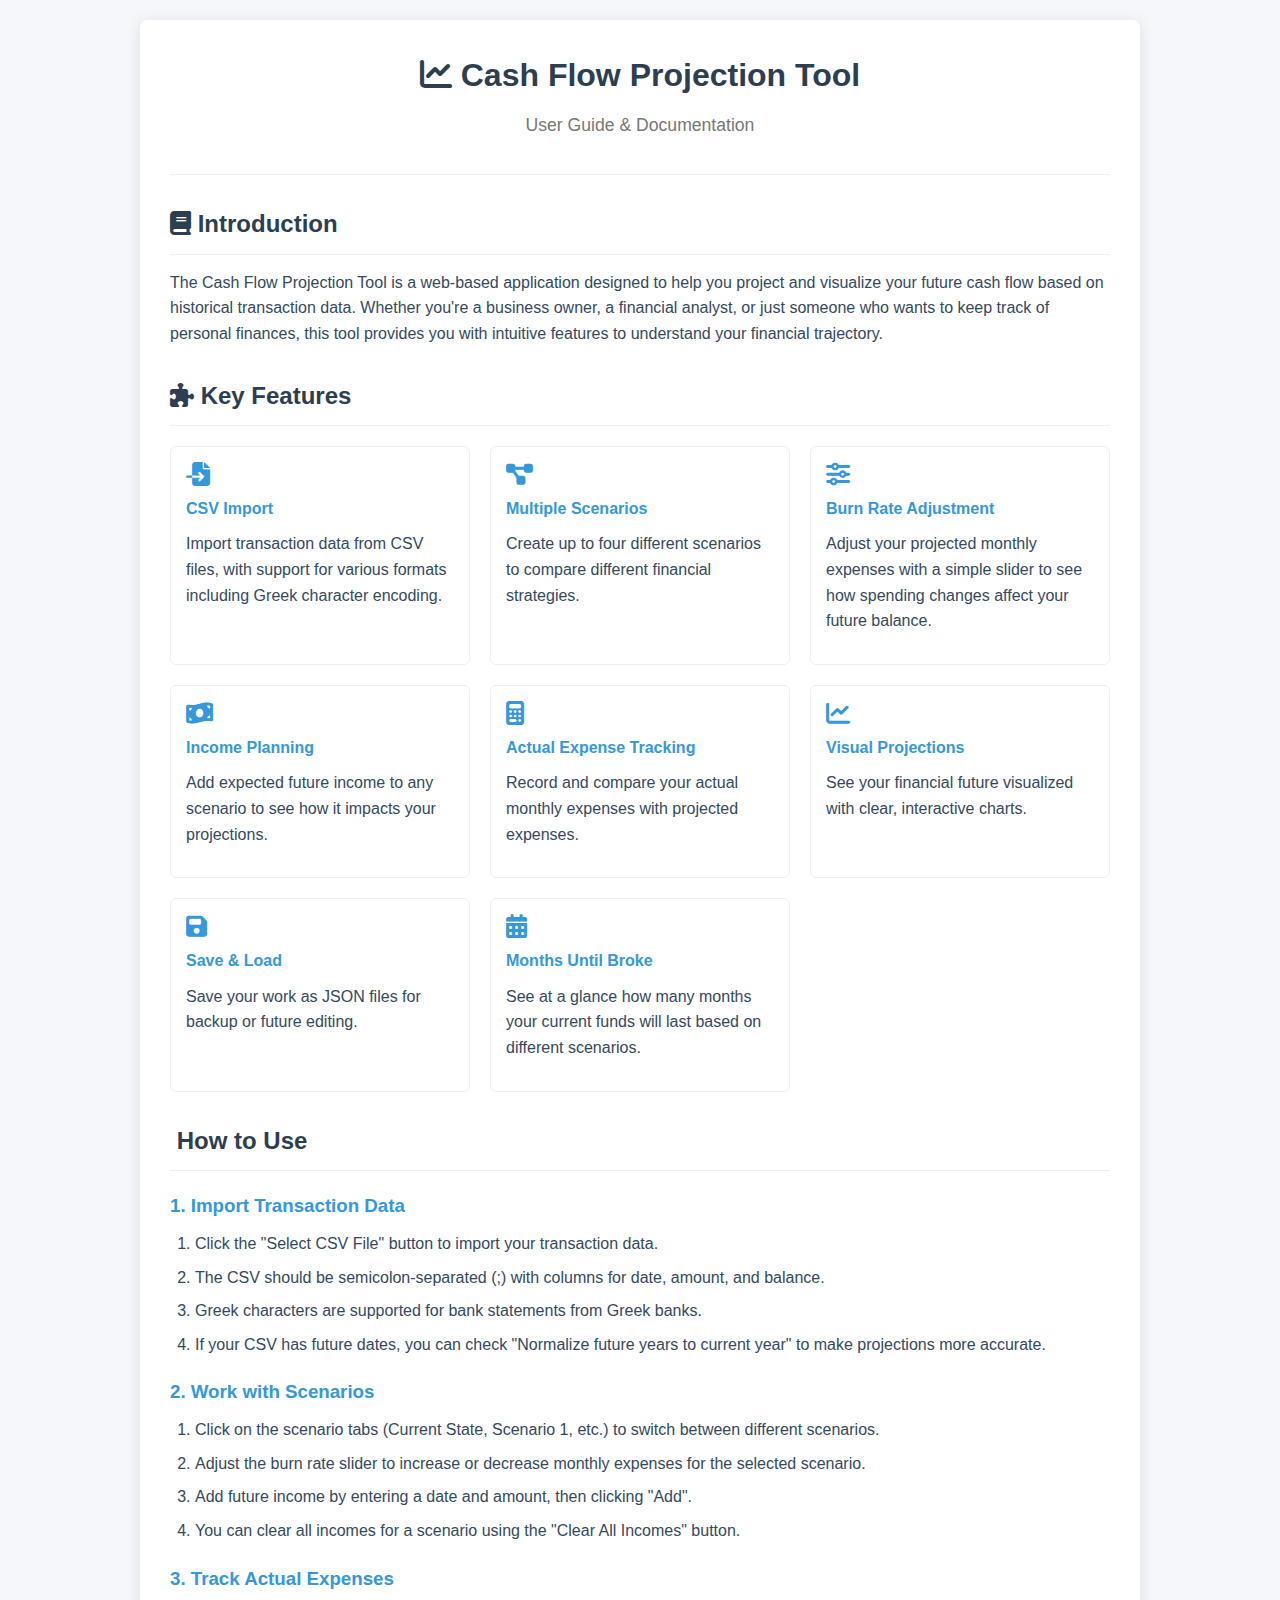
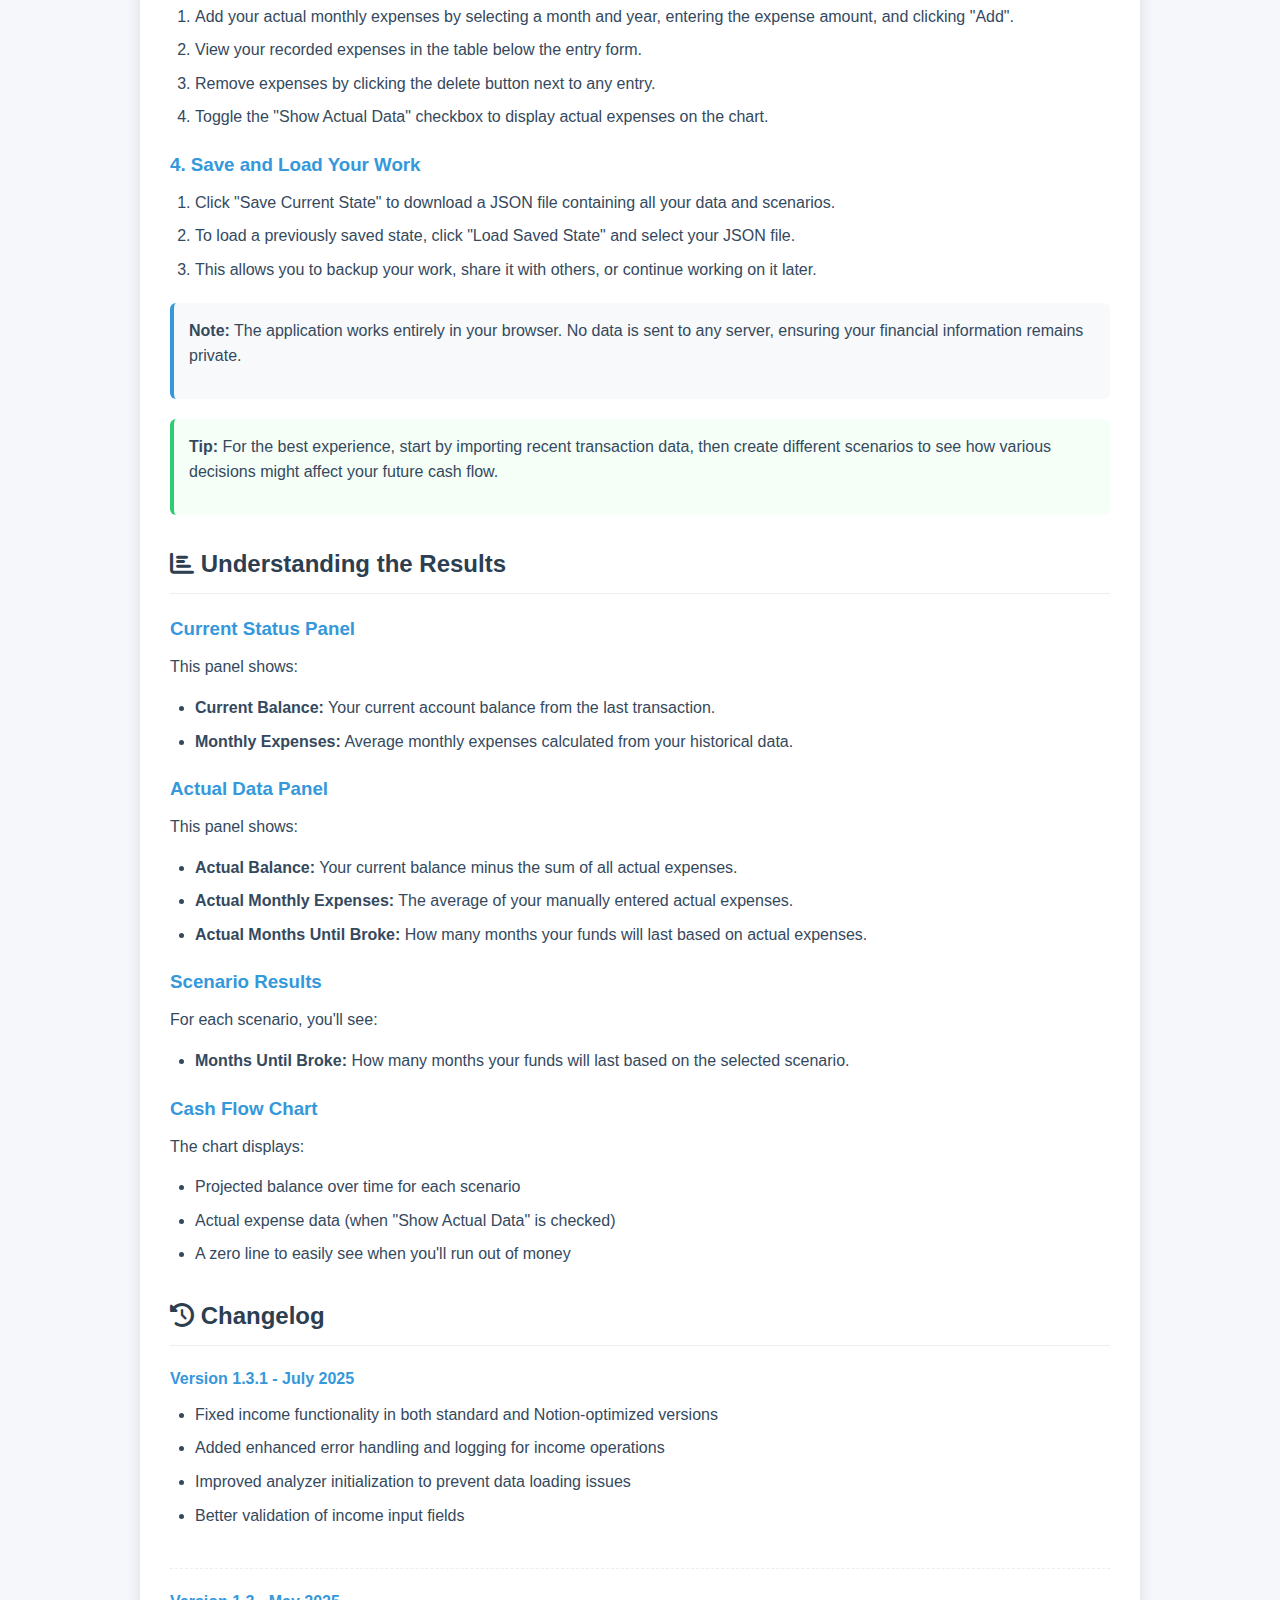
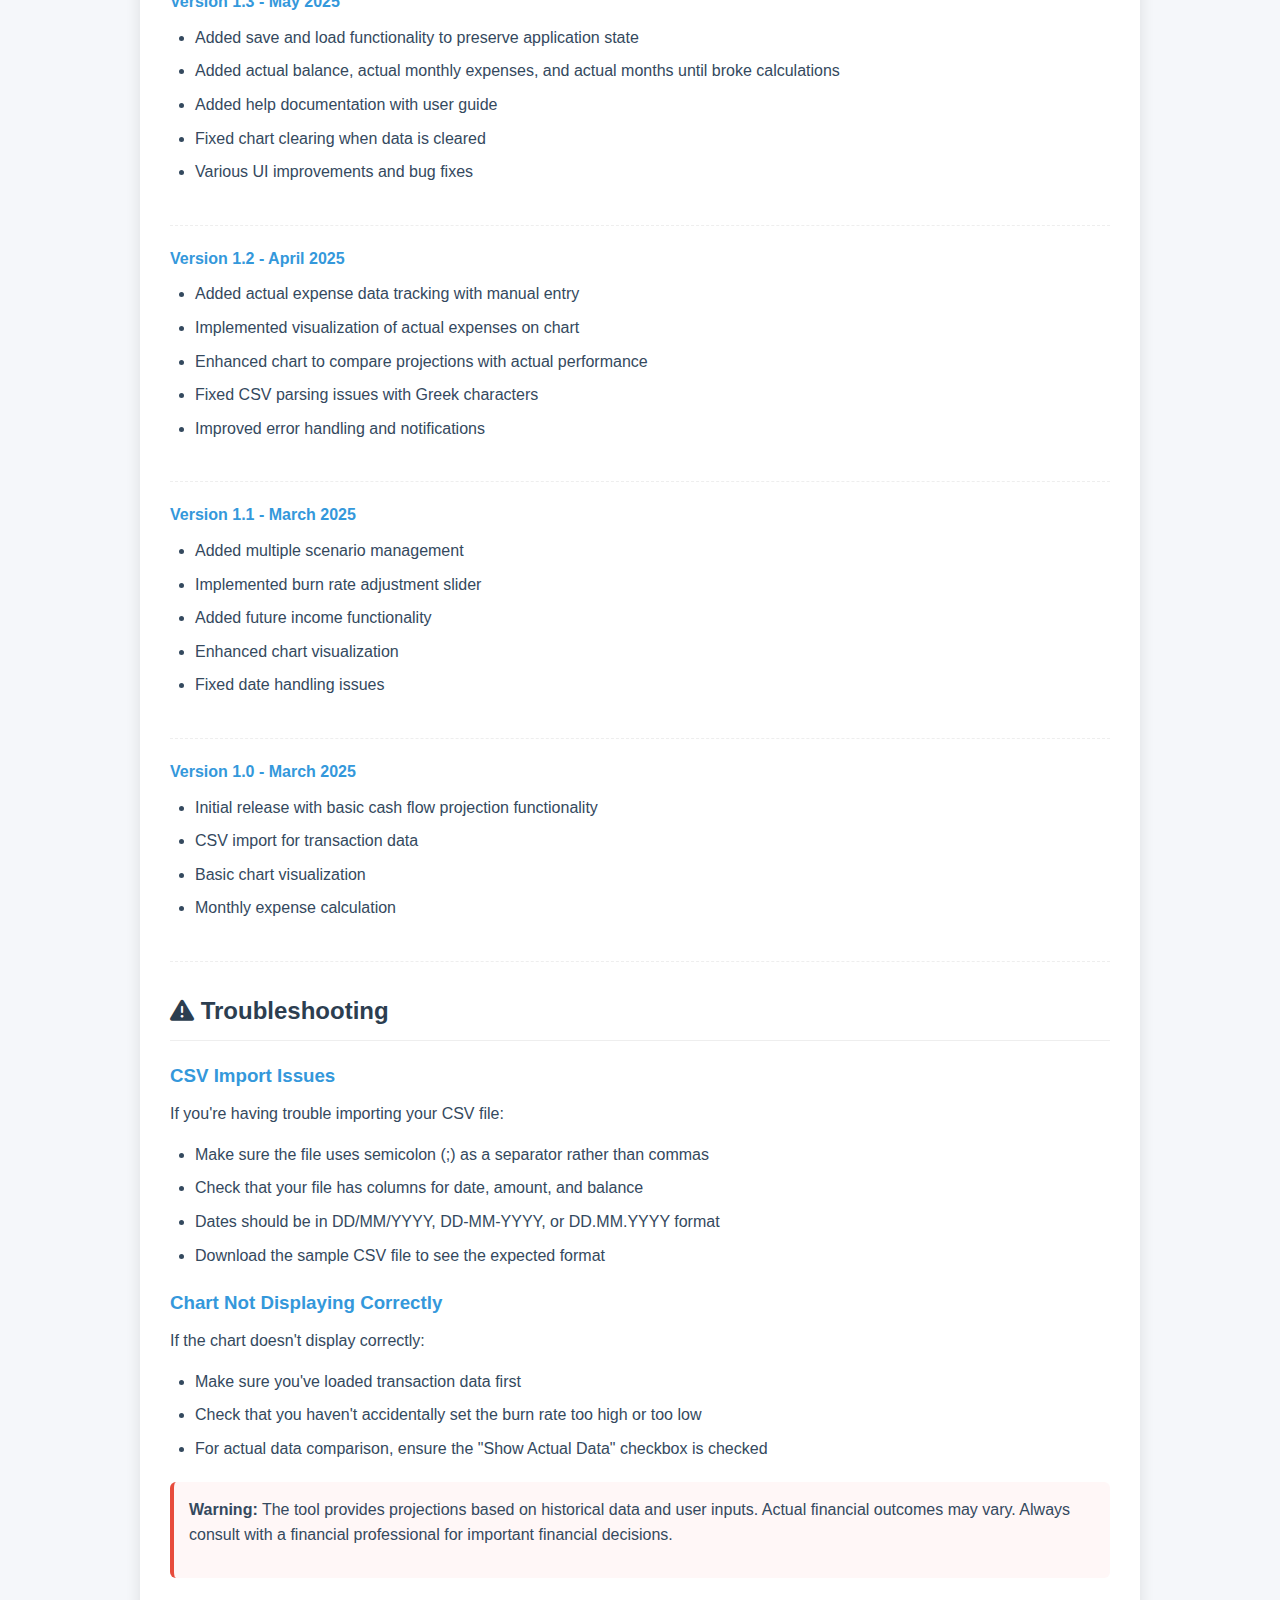
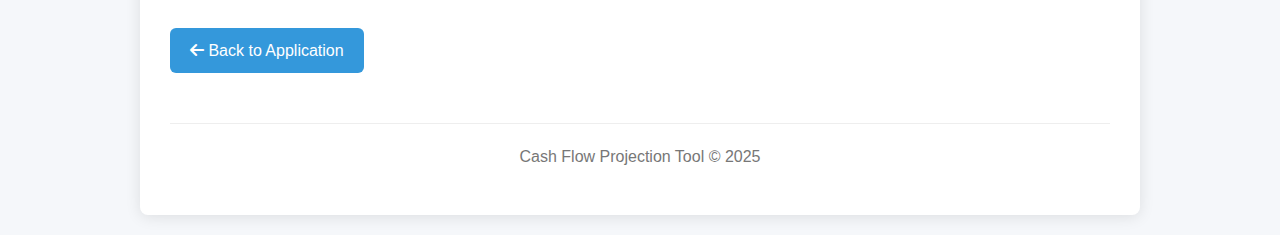
<file: help.html>
<!DOCTYPE html>
<html lang="en">
<head>
    <meta charset="UTF-8">
    <meta name="viewport" content="width=device-width, initial-scale=1.0">
    <title>Cash Flow Projection Tool - Help Documentation</title>
    <link rel="stylesheet" href="https://cdnjs.cloudflare.com/ajax/libs/font-awesome/6.4.0/css/all.min.css">
    <style>
        :root {
            --primary-color: #2c3e50;
            --secondary-color: #3498db;
            --accent-color: #e74c3c;
            --light-color: #ecf0f1;
            --dark-color: #34495e;
            --success-color: #2ecc71;
            --border-radius: 6px;
        }
        
        * {
            margin: 0;
            padding: 0;
            box-sizing: border-box;
        }
        
        body {
            font-family: 'Segoe UI', Tahoma, Geneva, Verdana, sans-serif;
            line-height: 1.6;
            color: var(--dark-color);
            background-color: #f5f7fa;
            padding: 20px;
        }
        
        .container {
            max-width: 1000px;
            margin: 0 auto;
            background-color: white;
            padding: 30px;
            border-radius: 8px;
            box-shadow: 0 2px 15px rgba(0, 0, 0, 0.1);
        }
        
        header {
            text-align: center;
            margin-bottom: 30px;
            padding-bottom: 20px;
            border-bottom: 1px solid #eee;
        }
        
        header h1 {
            color: var(--primary-color);
            margin-bottom: 10px;
        }
        
        .subtitle {
            color: #777;
            font-size: 1.1rem;
        }
        
        h2 {
            color: var(--primary-color);
            margin: 30px 0 15px;
            padding-bottom: 10px;
            border-bottom: 1px solid #eee;
        }
        
        h3 {
            color: var(--secondary-color);
            margin: 20px 0 10px;
        }
        
        p {
            margin-bottom: 15px;
        }
        
        ul, ol {
            margin: 10px 0 20px 25px;
        }
        
        li {
            margin-bottom: 8px;
        }
        
        .feature-grid {
            display: grid;
            grid-template-columns: repeat(auto-fill, minmax(300px, 1fr));
            gap: 20px;
            margin: 20px 0;
        }
        
        .feature-card {
            border: 1px solid #eee;
            border-radius: var(--border-radius);
            padding: 15px;
            transition: transform 0.3s ease, box-shadow 0.3s ease;
        }
        
        .feature-card:hover {
            transform: translateY(-5px);
            box-shadow: 0 5px 15px rgba(0, 0, 0, 0.1);
        }
        
        .feature-card h4 {
            color: var(--secondary-color);
            margin-bottom: 10px;
        }
        
        .feature-card i {
            font-size: 1.5rem;
            color: var(--secondary-color);
            margin-bottom: 10px;
        }
        
        .note {
            background-color: #f8f9fa;
            border-left: 4px solid var(--secondary-color);
            padding: 15px;
            margin: 20px 0;
            border-radius: var(--border-radius);
        }
        
        .warning {
            background-color: #fff7f7;
            border-left: 4px solid var(--accent-color);
            padding: 15px;
            margin: 20px 0;
            border-radius: var(--border-radius);
        }
        
        .tip {
            background-color: #f6fff7;
            border-left: 4px solid var(--success-color);
            padding: 15px;
            margin: 20px 0;
            border-radius: var(--border-radius);
        }
        
        .changelog {
            margin: 20px 0;
        }
        
        .changelog-entry {
            margin-bottom: 20px;
            padding-bottom: 20px;
            border-bottom: 1px dashed #eee;
        }
        
        .changelog-date {
            font-weight: 600;
            color: var(--secondary-color);
        }
        
        .back-to-app {
            display: inline-block;
            margin-top: 30px;
            padding: 10px 20px;
            background-color: var(--secondary-color);
            color: white;
            text-decoration: none;
            border-radius: var(--border-radius);
            transition: background-color 0.3s ease;
        }
        
        .back-to-app:hover {
            background-color: #2980b9;
        }
        
        footer {
            text-align: center;
            margin-top: 50px;
            padding-top: 20px;
            border-top: 1px solid #eee;
            color: #777;
        }
    </style>
</head>
<body>
    <div class="container">
        <header>
            <h1><i class="fas fa-chart-line"></i> Cash Flow Projection Tool</h1>
            <p class="subtitle">User Guide & Documentation</p>
        </header>
        
        <h2><i class="fas fa-book"></i> Introduction</h2>
        <p>The Cash Flow Projection Tool is a web-based application designed to help you project and visualize your future cash flow based on historical transaction data. Whether you're a business owner, a financial analyst, or just someone who wants to keep track of personal finances, this tool provides you with intuitive features to understand your financial trajectory.</p>
        
        <h2><i class="fas fa-puzzle-piece"></i> Key Features</h2>
        
        <div class="feature-grid">
            <div class="feature-card">
                <i class="fas fa-file-import"></i>
                <h4>CSV Import</h4>
                <p>Import transaction data from CSV files, with support for various formats including Greek character encoding.</p>
            </div>
            
            <div class="feature-card">
                <i class="fas fa-project-diagram"></i>
                <h4>Multiple Scenarios</h4>
                <p>Create up to four different scenarios to compare different financial strategies.</p>
            </div>
            
            <div class="feature-card">
                <i class="fas fa-sliders-h"></i>
                <h4>Burn Rate Adjustment</h4>
                <p>Adjust your projected monthly expenses with a simple slider to see how spending changes affect your future balance.</p>
            </div>
            
            <div class="feature-card">
                <i class="fas fa-money-bill-wave"></i>
                <h4>Income Planning</h4>
                <p>Add expected future income to any scenario to see how it impacts your projections.</p>
            </div>
            
            <div class="feature-card">
                <i class="fas fa-calculator"></i>
                <h4>Actual Expense Tracking</h4>
                <p>Record and compare your actual monthly expenses with projected expenses.</p>
            </div>
            
            <div class="feature-card">
                <i class="fas fa-chart-line"></i>
                <h4>Visual Projections</h4>
                <p>See your financial future visualized with clear, interactive charts.</p>
            </div>
            
            <div class="feature-card">
                <i class="fas fa-save"></i>
                <h4>Save & Load</h4>
                <p>Save your work as JSON files for backup or future editing.</p>
            </div>
            
            <div class="feature-card">
                <i class="fas fa-calendar-alt"></i>
                <h4>Months Until Broke</h4>
                <p>See at a glance how many months your current funds will last based on different scenarios.</p>
            </div>
        </div>
        
        <h2><i class="fas fa-user-guide"></i> How to Use</h2>
        
        <h3>1. Import Transaction Data</h3>
        <ol>
            <li>Click the "Select CSV File" button to import your transaction data.</li>
            <li>The CSV should be semicolon-separated (;) with columns for date, amount, and balance.</li>
            <li>Greek characters are supported for bank statements from Greek banks.</li>
            <li>If your CSV has future dates, you can check "Normalize future years to current year" to make projections more accurate.</li>
        </ol>
        
        <h3>2. Work with Scenarios</h3>
        <ol>
            <li>Click on the scenario tabs (Current State, Scenario 1, etc.) to switch between different scenarios.</li>
            <li>Adjust the burn rate slider to increase or decrease monthly expenses for the selected scenario.</li>
            <li>Add future income by entering a date and amount, then clicking "Add".</li>
            <li>You can clear all incomes for a scenario using the "Clear All Incomes" button.</li>
        </ol>
        
        <h3>3. Track Actual Expenses</h3>
        <ol>
            <li>Add your actual monthly expenses by selecting a month and year, entering the expense amount, and clicking "Add".</li>
            <li>View your recorded expenses in the table below the entry form.</li>
            <li>Remove expenses by clicking the delete button next to any entry.</li>
            <li>Toggle the "Show Actual Data" checkbox to display actual expenses on the chart.</li>
        </ol>
        
        <h3>4. Save and Load Your Work</h3>
        <ol>
            <li>Click "Save Current State" to download a JSON file containing all your data and scenarios.</li>
            <li>To load a previously saved state, click "Load Saved State" and select your JSON file.</li>
            <li>This allows you to backup your work, share it with others, or continue working on it later.</li>
        </ol>
        
        <div class="note">
            <p><strong>Note:</strong> The application works entirely in your browser. No data is sent to any server, ensuring your financial information remains private.</p>
        </div>
        
        <div class="tip">
            <p><strong>Tip:</strong> For the best experience, start by importing recent transaction data, then create different scenarios to see how various decisions might affect your future cash flow.</p>
        </div>
        
        <h2><i class="fas fa-chart-bar"></i> Understanding the Results</h2>
        
        <h3>Current Status Panel</h3>
        <p>This panel shows:</p>
        <ul>
            <li><strong>Current Balance:</strong> Your current account balance from the last transaction.</li>
            <li><strong>Monthly Expenses:</strong> Average monthly expenses calculated from your historical data.</li>
        </ul>
        
        <h3>Actual Data Panel</h3>
        <p>This panel shows:</p>
        <ul>
            <li><strong>Actual Balance:</strong> Your current balance minus the sum of all actual expenses.</li>
            <li><strong>Actual Monthly Expenses:</strong> The average of your manually entered actual expenses.</li>
            <li><strong>Actual Months Until Broke:</strong> How many months your funds will last based on actual expenses.</li>
        </ul>
        
        <h3>Scenario Results</h3>
        <p>For each scenario, you'll see:</p>
        <ul>
            <li><strong>Months Until Broke:</strong> How many months your funds will last based on the selected scenario.</li>
        </ul>
        
        <h3>Cash Flow Chart</h3>
        <p>The chart displays:</p>
        <ul>
            <li>Projected balance over time for each scenario</li>
            <li>Actual expense data (when "Show Actual Data" is checked)</li>
            <li>A zero line to easily see when you'll run out of money</li>
        </ul>
        
        <h2><i class="fas fa-history"></i> Changelog</h2>
        
        <div class="changelog">
            <div class="changelog-entry">
                <div class="changelog-date">Version 1.3.1 - July 2025</div>
                <ul>
                    <li>Fixed income functionality in both standard and Notion-optimized versions</li>
                    <li>Added enhanced error handling and logging for income operations</li>
                    <li>Improved analyzer initialization to prevent data loading issues</li>
                    <li>Better validation of income input fields</li>
                </ul>
            </div>
            
            <div class="changelog-entry">
                <div class="changelog-date">Version 1.3 - May 2025</div>
                <ul>
                    <li>Added save and load functionality to preserve application state</li>
                    <li>Added actual balance, actual monthly expenses, and actual months until broke calculations</li>
                    <li>Added help documentation with user guide</li>
                    <li>Fixed chart clearing when data is cleared</li>
                    <li>Various UI improvements and bug fixes</li>
                </ul>
            </div>
            
            <div class="changelog-entry">
                <div class="changelog-date">Version 1.2 - April 2025</div>
                <ul>
                    <li>Added actual expense data tracking with manual entry</li>
                    <li>Implemented visualization of actual expenses on chart</li>
                    <li>Enhanced chart to compare projections with actual performance</li>
                    <li>Fixed CSV parsing issues with Greek characters</li>
                    <li>Improved error handling and notifications</li>
                </ul>
            </div>
            
            <div class="changelog-entry">
                <div class="changelog-date">Version 1.1 - March 2025</div>
                <ul>
                    <li>Added multiple scenario management</li>
                    <li>Implemented burn rate adjustment slider</li>
                    <li>Added future income functionality</li>
                    <li>Enhanced chart visualization</li>
                    <li>Fixed date handling issues</li>
                </ul>
            </div>
            
            <div class="changelog-entry">
                <div class="changelog-date">Version 1.0 - March 2025</div>
                <ul>
                    <li>Initial release with basic cash flow projection functionality</li>
                    <li>CSV import for transaction data</li>
                    <li>Basic chart visualization</li>
                    <li>Monthly expense calculation</li>
                </ul>
            </div>
        </div>
        
        <h2><i class="fas fa-exclamation-triangle"></i> Troubleshooting</h2>
        
        <h3>CSV Import Issues</h3>
        <p>If you're having trouble importing your CSV file:</p>
        <ul>
            <li>Make sure the file uses semicolon (;) as a separator rather than commas</li>
            <li>Check that your file has columns for date, amount, and balance</li>
            <li>Dates should be in DD/MM/YYYY, DD-MM-YYYY, or DD.MM.YYYY format</li>
            <li>Download the sample CSV file to see the expected format</li>
        </ul>
        
        <h3>Chart Not Displaying Correctly</h3>
        <p>If the chart doesn't display correctly:</p>
        <ul>
            <li>Make sure you've loaded transaction data first</li>
            <li>Check that you haven't accidentally set the burn rate too high or too low</li>
            <li>For actual data comparison, ensure the "Show Actual Data" checkbox is checked</li>
        </ul>
        
        <div class="warning">
            <p><strong>Warning:</strong> The tool provides projections based on historical data and user inputs. Actual financial outcomes may vary. Always consult with a financial professional for important financial decisions.</p>
        </div>
        
        <a href="index.html" class="back-to-app"><i class="fas fa-arrow-left"></i> Back to Application</a>
        
        <footer>
            <p>Cash Flow Projection Tool &copy; 2025</p>
        </footer>
    </div>
</body>
</html>
</file>
